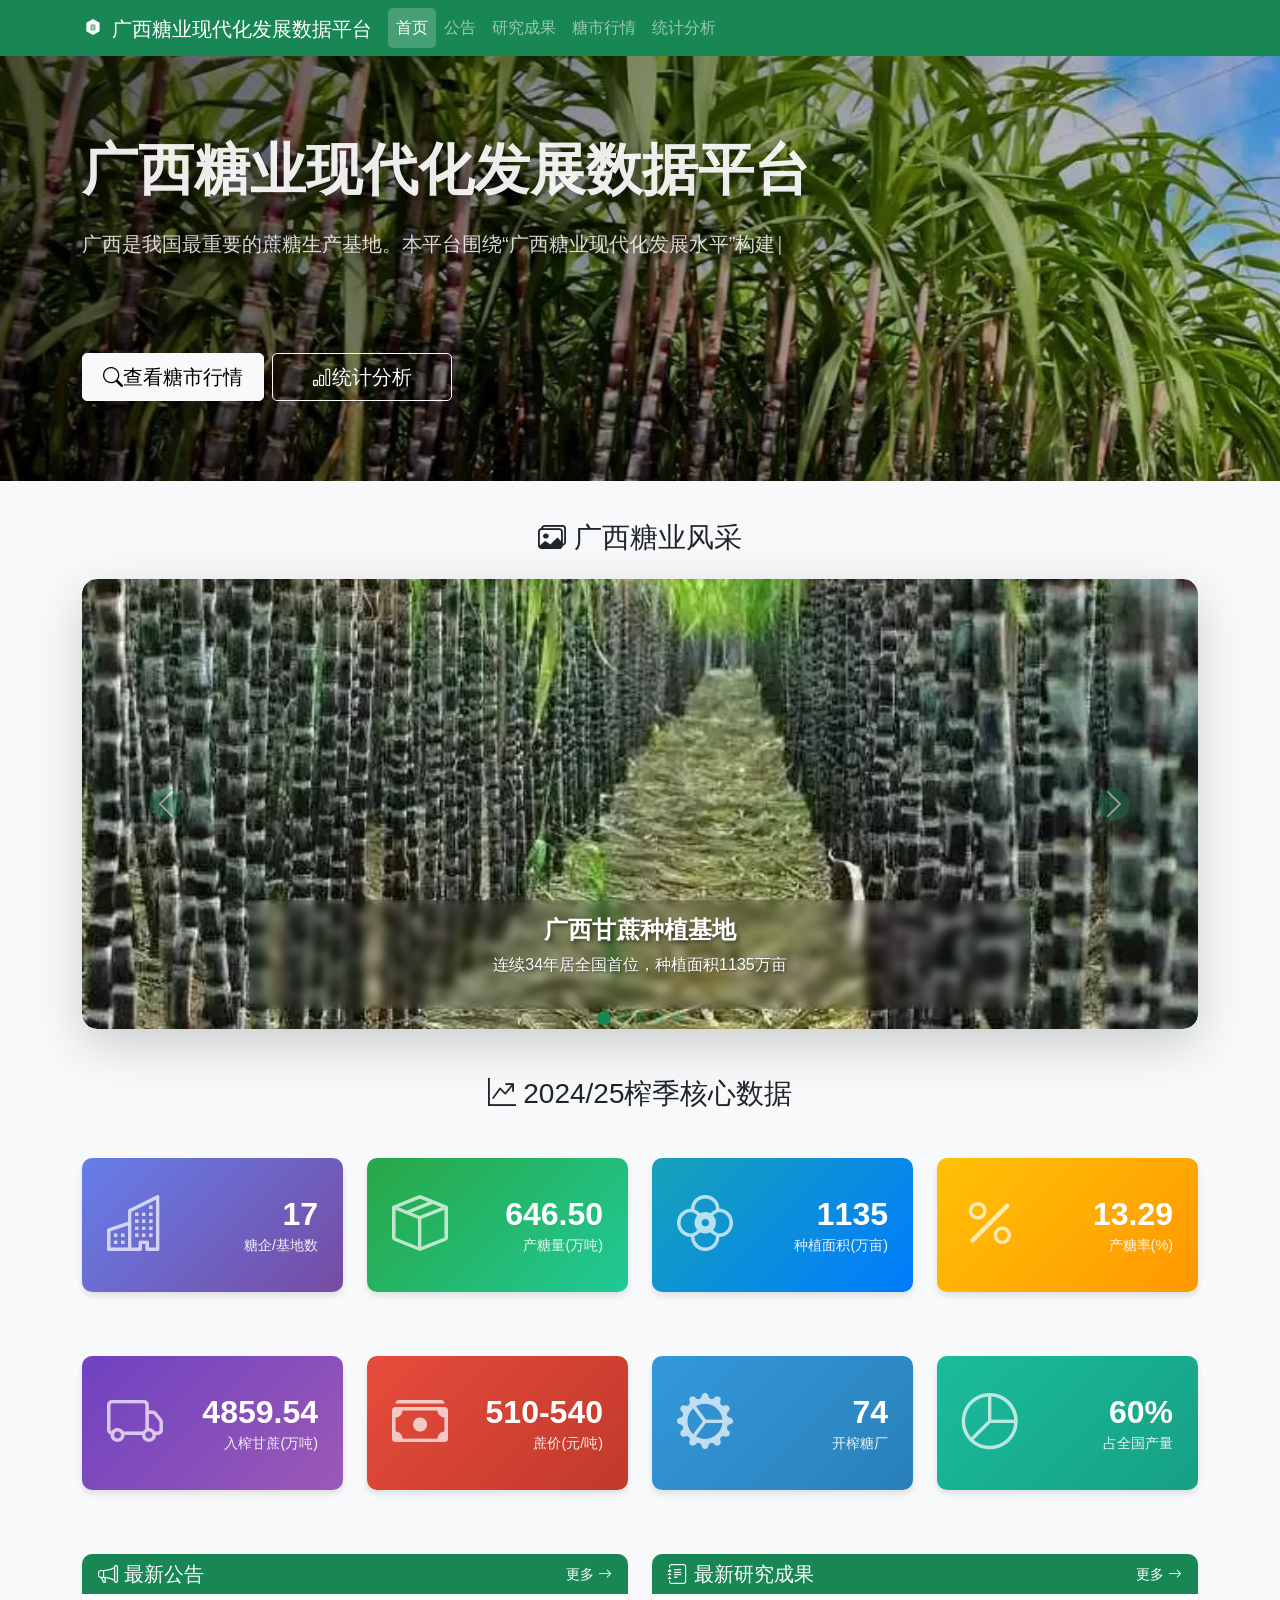
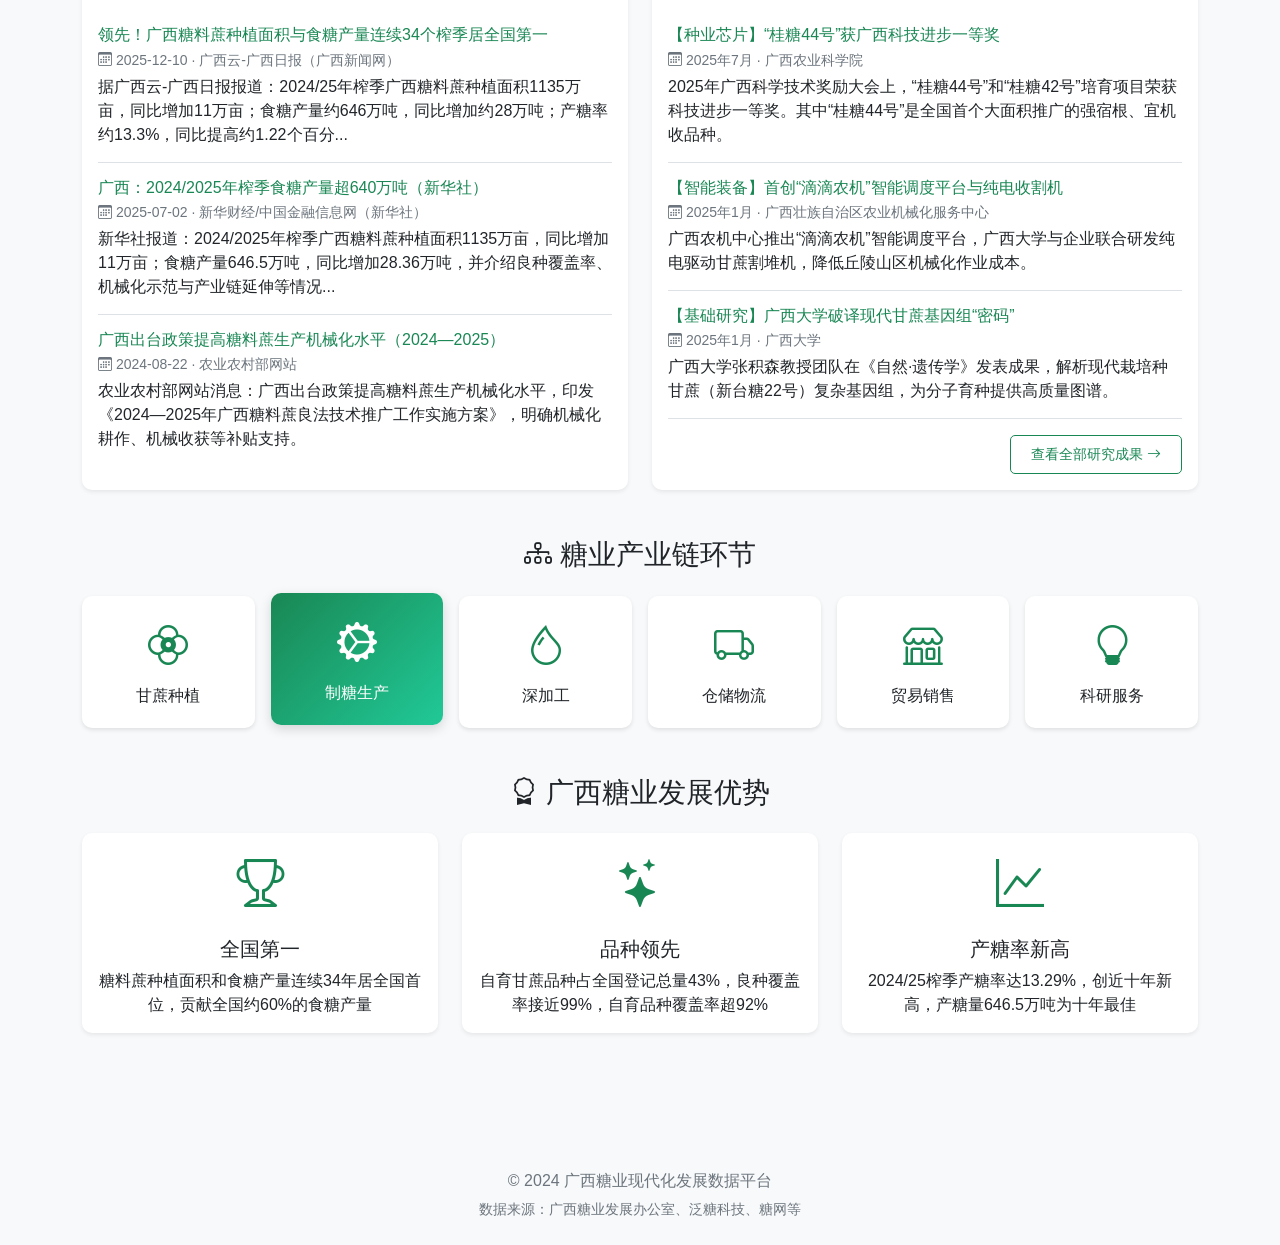
<file: index.html>
﻿<!DOCTYPE html>
<html lang="zh-CN">
<head>
    <meta charset="UTF-8">
    <meta name="viewport" content="width=device-width, initial-scale=1.0">
    <title>广西糖业现代化发展数据平台</title>
    <link rel="stylesheet" href="vendor/bootstrap/5.1.3/css/bootstrap.min.css">
    <link rel="stylesheet" href="vendor/bootstrap-icons/1.8.1/font/bootstrap-icons.min.css">
    <link rel="stylesheet" href="css/style.css">
    <link rel="icon" type="image/svg+xml" href="images/favicon/favicon.svg">
    <meta name="theme-color" content="#198754">
</head>
<body>
    <!-- 导航栏 -->
    <nav class="navbar navbar-expand-lg navbar-dark bg-success fixed-top">
        <div class="container">
            <a class="navbar-brand" href="index.html">
                <img class="brand-mark me-2" src="images/favicon/brand-mark.svg" alt="" aria-hidden="true">广西糖业现代化发展数据平台
            </a>
            <button class="navbar-toggler" type="button" data-bs-toggle="collapse" data-bs-target="#navbarNav">
                <span class="navbar-toggler-icon"></span>
            </button>
            <div class="collapse navbar-collapse" id="navbarNav">
                <ul class="navbar-nav me-auto">
                    <li class="nav-item">
                        <a class="nav-link active" href="index.html">首页</a>
                    </li>
                    <li class="nav-item">
                        <a class="nav-link" href="announcement.html">公告</a>
                    </li>
                    <li class="nav-item">
                        <a class="nav-link" href="research.html">研究成果</a>
                    </li>
                    <li class="nav-item">
                        <a class="nav-link" href="industry.html">糖市行情</a>
                    </li>
                    <li class="nav-item">
                        <a class="nav-link" href="statistics.html">统计分析</a>
                    </li>
                </ul>
            </div>
        </div>
    </nav>

    <!-- 主要内容 -->
    <main>
        <!-- 欢迎横幅 -->
        <div class="hero-section">
            <div class="container">
                <div class="row align-items-center">
                    <div class="col-lg-8">
                        <h1 class="display-4 fw-bold text-white mb-4">广西糖业现代化发展数据平台</h1>
                        <p class="lead text-white mb-4">
                            <span class="hero-typewriter-wrap">
                                <span class="hero-typewriter-ghost" aria-hidden="true">广西是我国最重要的蔗糖生产基地。本平台围绕“广西糖业现代化发展水平”构建指标体系与可视化看板，汇总关键数据与典型成果，提供趋势分析、对比展示与参考研判。</span>
                                <span id="heroTyping" class="hero-typewriter" data-text="广西是我国最重要的蔗糖生产基地。本平台围绕“广西糖业现代化发展水平”构建指标体系与可视化看板，汇总关键数据与典型成果，提供趋势分析、对比展示与参考研判。">广西是我国最重要的蔗糖生产基地。本平台围绕“广西糖业现代化发展水平”构建指标体系与可视化看板，汇总关键数据与典型成果，提供趋势分析、对比展示与参考研判。</span>
                            </span>
                        </p>
                        <div class="d-flex flex-wrap gap-2 hero-actions">
                            <a href="industry.html" class="btn btn-light btn-lg hero-action-btn">
                                <i class="bi bi-search"></i> 查看糖市行情
                            </a>
                            <a href="statistics.html" class="btn btn-outline-light btn-lg hero-action-btn">
                                <i class="bi bi-bar-chart"></i> 统计分析
                            </a>
                        </div>
                    </div>
                </div>
            </div>
        </div>

        <div class="container pt-4 pb-5">
            <!-- 图片轮播展示区域 -->
            <div class="row mb-5">
                <div class="col-12">
                    <h3 class="text-center mb-4"><i class="bi bi-images"></i> 广西糖业风采</h3>
                </div>
                <div class="col-12">
                    <div id="carouselGxSugar" class="carousel slide shadow-lg" data-bs-ride="carousel">
                        <!-- 轮播指示器 -->
                        <div class="carousel-indicators">
                            <button type="button" data-bs-target="#carouselGxSugar" data-bs-slide-to="0" class="active"></button>
                            <button type="button" data-bs-target="#carouselGxSugar" data-bs-slide-to="1"></button>
                            <button type="button" data-bs-target="#carouselGxSugar" data-bs-slide-to="2"></button>
                            <button type="button" data-bs-target="#carouselGxSugar" data-bs-slide-to="3"></button>
                            <button type="button" data-bs-target="#carouselGxSugar" data-bs-slide-to="4"></button>
                        </div>

                        <!-- 轮播内容 -->
                        <div class="carousel-inner">
                            <div class="carousel-item active">
                                <picture>
                                    <source srcset="images/carousel/slide-1.webp" type="image/webp">
                                    <img src="images/carousel/slide-1.jpg" class="d-block w-100" alt="广西甘蔗种植基地" loading="eager" decoding="async" fetchpriority="high">
                                </picture>
                                <div class="carousel-caption carousel-caption-box rounded p-2 p-md-3">
                                    <h5>广西甘蔗种植基地</h5>
                                    <p>连续34年居全国首位，种植面积1135万亩</p>
                                </div>
                            </div>
                            <div class="carousel-item">
                                <picture>
                                    <source srcset="images/carousel/slide-2.webp" type="image/webp">
                                    <img src="images/carousel/slide-2.jpg" class="d-block w-100" alt="现代化制糖生产线" loading="lazy" decoding="async">
                                </picture>
                                <div class="carousel-caption carousel-caption-box rounded p-2 p-md-3">
                                    <h5>现代化制糖生产线</h5>
                                    <p>年产糖能力646.5万吨，贡献全国60%产量</p>
                                </div>
                            </div>
                            <div class="carousel-item">
                                <picture>
                                    <source srcset="images/carousel/slide-3.webp" type="image/webp">
                                    <img src="images/carousel/slide-3.jpg" class="d-block w-100" alt="甘蔗机械化收割" loading="lazy" decoding="async">
                                </picture>
                                <div class="carousel-caption carousel-caption-box rounded p-2 p-md-3">
                                    <h5>甘蔗机械化收割</h5>
                                    <p>综合机械化率达72.12%，持续提升生产效率</p>
                                </div>
                            </div>
                            <div class="carousel-item">
                                <picture>
                                    <source srcset="images/carousel/slide-4.webp" type="image/webp">
                                    <img src="images/carousel/slide-4.jpg" class="d-block w-100" alt="桂糖44号品种推广" loading="lazy" decoding="async">
                                </picture>
                                <div class="carousel-caption carousel-caption-box rounded p-2 p-md-3">
                                    <h5>桂糖44号</h5>
                                    <p>国内首个大面积推广的强宿根宜机收、早熟高糖品种</p>
                                </div>
                            </div>
                            <div class="carousel-item">
                                <picture>
                                    <source srcset="images/carousel/slide-5.webp" type="image/webp">
                                    <img src="images/carousel/slide-5.jpg" class="d-block w-100" alt="糖业产业园区" loading="lazy" decoding="async">
                                </picture>
                                <div class="carousel-caption carousel-caption-box rounded p-2 p-md-3">
                                    <h5>糖业产业园区</h5>
                                    <p>构建"两核一极两区"发展格局，2027年产值目标810亿元</p>
                                </div>
                            </div>
                        </div>

                        <!-- 左右切换按钮 -->
                        <button class="carousel-control-prev" type="button" data-bs-target="#carouselGxSugar" data-bs-slide="prev">
                            <span class="carousel-control-prev-icon" aria-hidden="true"></span>
                            <span class="visually-hidden">上一张</span>
                        </button>
                        <button class="carousel-control-next" type="button" data-bs-target="#carouselGxSugar" data-bs-slide="next">
                            <span class="carousel-control-next-icon" aria-hidden="true"></span>
                            <span class="visually-hidden">下一张</span>
                        </button>
                    </div>
                </div>
            </div>

            <!-- 核心数据卡片 -->
            <div class="row mb-4">
                <div class="col-12">
                    <h3 class="text-center mb-4"><i class="bi bi-graph-up-arrow"></i> 2024/25榨季核心数据</h3>
                </div>
            </div>
            <div class="row mb-5">
                <div class="col-md-3 mb-3 d-flex">
                    <div class="stat-card stat-primary">
                        <div class="stat-icon">
                            <i class="bi bi-building"></i>
                        </div>
                        <div class="stat-content">
                            <h3 id="totalCompanies">0</h3>
                            <p>糖企/基地数</p>
                        </div>
                    </div>
                </div>

                <div class="col-md-3 mb-3 d-flex">
                    <div class="stat-card stat-success">
                        <div class="stat-icon">
                            <i class="bi bi-box-seam"></i>
                        </div>
                        <div class="stat-content">
                            <h3 id="totalSugarOutput">646.5</h3>
                            <p>产糖量(万吨)</p>
                        </div>
                    </div>
                </div>

                <div class="col-md-3 mb-3 d-flex">
                    <div class="stat-card stat-info">
                        <div class="stat-icon">
                            <i class="bi bi-flower2"></i>
                        </div>
                        <div class="stat-content">
                            <h3 id="totalCaneArea">1135</h3>
                            <p>种植面积(万亩)</p>
                        </div>
                    </div>
                </div>

                <div class="col-md-3 mb-3 d-flex">
                    <div class="stat-card stat-warning">
                        <div class="stat-icon">
                            <i class="bi bi-percent"></i>
                        </div>
                        <div class="stat-content">
                            <h3 id="sugarRate">13.29</h3>
                            <p>产糖率(%)</p>
                        </div>
                    </div>
                </div>
            </div>

            <!-- 第二行统计卡片 -->
            <div class="row mb-5">
                <div class="col-md-3 mb-3 d-flex">
                    <div class="stat-card" style="background: linear-gradient(135deg, #6f42c1 0%, #9b59b6 100%);">
                        <div class="stat-icon">
                            <i class="bi bi-truck"></i>
                        </div>
                        <div class="stat-content">
                            <h3>4859.54</h3>
                            <p>入榨甘蔗(万吨)</p>
                        </div>
                    </div>
                </div>

                <div class="col-md-3 mb-3 d-flex">
                    <div class="stat-card" style="background: linear-gradient(135deg, #e74c3c 0%, #c0392b 100%);">
                        <div class="stat-icon">
                            <i class="bi bi-cash-stack"></i>
                        </div>
                        <div class="stat-content">
                            <h3>510-540</h3>
                            <p>蔗价(元/吨)</p>
                        </div>
                    </div>
                </div>

                <div class="col-md-3 mb-3 d-flex">
                    <div class="stat-card" style="background: linear-gradient(135deg, #3498db 0%, #2980b9 100%);">
                        <div class="stat-icon">
                            <i class="bi bi-gear-wide-connected"></i>
                        </div>
                        <div class="stat-content">
                            <h3>74</h3>
                            <p>开榨糖厂</p>
                        </div>
                    </div>
                </div>

                <div class="col-md-3 mb-3 d-flex">
                    <div class="stat-card" style="background: linear-gradient(135deg, #1abc9c 0%, #16a085 100%);">
                        <div class="stat-icon">
                            <i class="bi bi-pie-chart"></i>
                        </div>
                        <div class="stat-content">
                            <h3>60%</h3>
                            <p>占全国产量</p>
                        </div>
                    </div>
                </div>
            </div>

            <div class="row">
                <!-- 最新公告 -->
                <div class="col-lg-6 mb-4">
                    <div class="card shadow-sm h-100">
                        <div class="card-header bg-success text-white">
                            <div class="d-flex align-items-center justify-content-between">
                                <h5 class="mb-0"><i class="bi bi-megaphone"></i> 最新公告</h5>
                                <a href="announcement.html" class="text-white text-decoration-none small">
                                    更多 <i class="bi bi-arrow-right"></i>
                                </a>
                            </div>
                        </div>
                        <div class="card-body" id="announcementList">
                            <div class="text-center text-muted py-3">
                                <div class="spinner-border" role="status">
                                    <span class="visually-hidden">加载中...</span>
                                </div>
                            </div>
                        </div>
                    </div>
                </div>

                <!-- 最新研究成果 -->
                <div class="col-lg-6 mb-4">
                    <div class="card shadow-sm h-100">
                        <div class="card-header bg-success text-white">
                            <div class="d-flex align-items-center justify-content-between">
                                <h5 class="mb-0"><i class="bi bi-journal-text"></i> 最新研究成果</h5>
                                <a href="research.html" class="text-white text-decoration-none small">
                                    更多 <i class="bi bi-arrow-right"></i>
                                </a>
                            </div>
                        </div>
                        <div class="card-body d-flex flex-column">
                            <div id="researchList">
                                <div class="text-center text-muted py-3">
                                    <div class="spinner-border" role="status">
                                        <span class="visually-hidden">加载中...</span>
                                    </div>
                                </div>
                            </div>
                            <div class="mt-auto pt-3 border-top d-flex justify-content-end">
                                <a href="research.html" class="btn btn-sm btn-outline-success">
                                    查看全部研究成果 <i class="bi bi-arrow-right"></i>
                                </a>
                            </div>
                        </div>
                    </div>
                </div>
            </div>

            <!-- 产业链环节展示 -->
            <div class="row mt-4">
                <div class="col-12">
                    <h3 class="text-center mb-4"><i class="bi bi-diagram-3"></i> 糖业产业链环节</h3>
                    <div class="row g-3 sector-cards" id="sectorCards">
                        <div class="col-md-2 col-sm-4 col-6">
                            <div class="sector-card text-center">
                                <i class="bi bi-flower2 sector-icon"></i>
                                <p class="mt-2 mb-0">甘蔗种植</p>
                            </div>
                        </div>
                        <div class="col-md-2 col-sm-4 col-6">
                            <div class="sector-card text-center">
                                <i class="bi bi-gear-wide-connected sector-icon"></i>
                                <p class="mt-2 mb-0">制糖生产</p>
                            </div>
                        </div>
                        <div class="col-md-2 col-sm-4 col-6">
                            <div class="sector-card text-center">
                                <i class="bi bi-droplet sector-icon"></i>
                                <p class="mt-2 mb-0">深加工</p>
                            </div>
                        </div>
                        <div class="col-md-2 col-sm-4 col-6">
                            <div class="sector-card text-center">
                                <i class="bi bi-truck sector-icon"></i>
                                <p class="mt-2 mb-0">仓储物流</p>
                            </div>
                        </div>
                        <div class="col-md-2 col-sm-4 col-6">
                            <div class="sector-card text-center">
                                <i class="bi bi-shop sector-icon"></i>
                                <p class="mt-2 mb-0">贸易销售</p>
                            </div>
                        </div>
                        <div class="col-md-2 col-sm-4 col-6">
                            <div class="sector-card text-center">
                                <i class="bi bi-lightbulb sector-icon"></i>
                                <p class="mt-2 mb-0">科研服务</p>
                            </div>
                        </div>
                    </div>
                </div>
            </div>

            <!-- 广西糖业优势 -->
            <div class="row mt-5 gx-advantage-cards">
                <div class="col-12">
                    <h3 class="text-center mb-4"><i class="bi bi-award"></i> 广西糖业发展优势</h3>
                </div>
                <div class="col-md-4 mb-3">
                    <div class="card h-100 shadow-sm advantage-card">
                        <div class="card-body text-center">
                            <i class="bi bi-trophy text-success" style="font-size: 3rem;"></i>
                            <h5 class="card-title mt-3">全国第一</h5>
                            <p class="card-text">糖料蔗种植面积和食糖产量连续34年居全国首位，贡献全国约60%的食糖产量</p>
                        </div>
                    </div>
                </div>
                <div class="col-md-4 mb-3">
                    <div class="card h-100 shadow-sm advantage-card">
                        <div class="card-body text-center">
                            <i class="bi bi-stars text-success" style="font-size: 3rem;"></i>
                            <h5 class="card-title mt-3">品种领先</h5>
                            <p class="card-text">自育甘蔗品种占全国登记总量43%，良种覆盖率接近99%，自育品种覆盖率超92%</p>
                        </div>
                    </div>
                </div>
                <div class="col-md-4 mb-3">
                    <div class="card h-100 shadow-sm advantage-card">
                        <div class="card-body text-center">
                            <i class="bi bi-graph-up text-success" style="font-size: 3rem;"></i>
                            <h5 class="card-title mt-3">产糖率新高</h5>
                            <p class="card-text">2024/25榨季产糖率达13.29%，创近十年新高，产糖量646.5万吨为十年最佳</p>
                        </div>
                    </div>
                </div>
            </div>
        </div>
    </main>

    <!-- 页脚 -->
    <footer class="bg-light py-4 mt-5">
        <div class="container text-center">
            <p class="text-muted mb-1">&copy; 2024 广西糖业现代化发展数据平台</p>
            <p class="text-muted mb-0"><small>数据来源：广西糖业发展办公室、泛糖科技、糖网等</small></p>
        </div>
    </footer>

    <script src="vendor/bootstrap/5.1.3/js/bootstrap.bundle.min.js"></script>
    <script src="js/data.js"></script>
    <script src="js/main.js"></script>
</body>
</html>
</file>
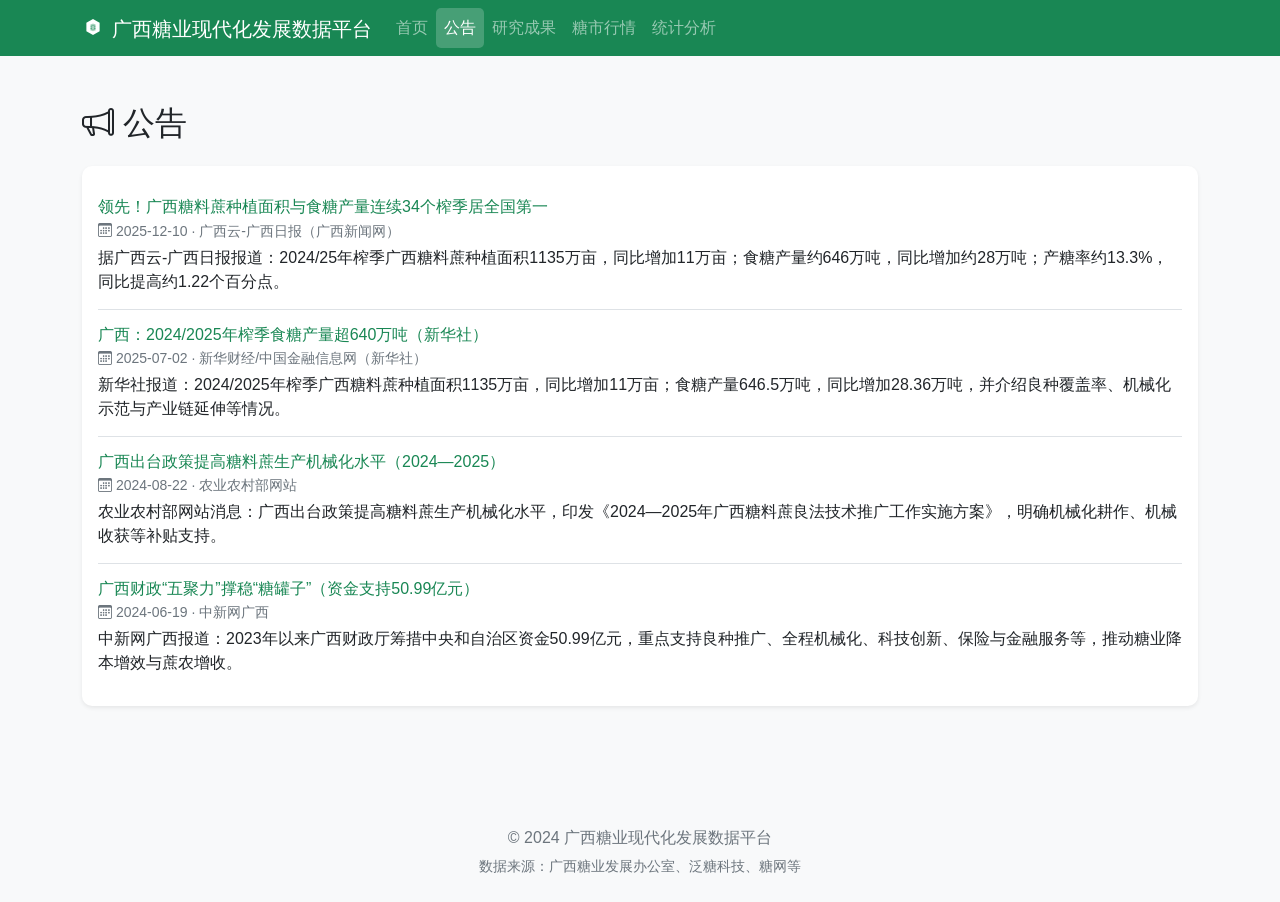
<file: announcement.html>
﻿<!DOCTYPE html>
<html lang="zh-CN">
<head>
    <meta charset="UTF-8">
    <meta name="viewport" content="width=device-width, initial-scale=1.0">
    <title>公告 - 广西糖业现代化发展数据平台</title>
    <link rel="stylesheet" href="vendor/bootstrap/5.1.3/css/bootstrap.min.css">
    <link rel="stylesheet" href="vendor/bootstrap-icons/1.8.1/font/bootstrap-icons.min.css">
    <link rel="stylesheet" href="css/style.css">
    <link rel="icon" type="image/svg+xml" href="images/favicon/favicon.svg">
    <meta name="theme-color" content="#198754">
</head>
<body>
    <!-- 导航栏 -->
    <nav class="navbar navbar-expand-lg navbar-dark bg-success fixed-top">
        <div class="container">
            <a class="navbar-brand" href="index.html">
                <img class="brand-mark me-2" src="images/favicon/brand-mark.svg" alt="" aria-hidden="true">广西糖业现代化发展数据平台
            </a>
            <button class="navbar-toggler" type="button" data-bs-toggle="collapse" data-bs-target="#navbarNav">
                <span class="navbar-toggler-icon"></span>
            </button>
            <div class="collapse navbar-collapse" id="navbarNav">
                <ul class="navbar-nav me-auto">
                    <li class="nav-item">
                        <a class="nav-link" href="index.html">首页</a>
                    </li>
                    <li class="nav-item">
                        <a class="nav-link active" href="announcement.html">公告</a>
                    </li>
                    <li class="nav-item">
                        <a class="nav-link" href="research.html">研究成果</a>
                    </li>
                    <li class="nav-item">
                        <a class="nav-link" href="industry.html">糖市行情</a>
                    </li>
                    <li class="nav-item">
                        <a class="nav-link" href="statistics.html">统计分析</a>
                    </li>
                </ul>
            </div>
        </div>
    </nav>

    <!-- 主要内容 -->
    <main class="py-5">
        <div class="container">
            <h2 class="mb-4">
                <i class="bi bi-megaphone"></i> 公告
            </h2>

            <div id="announcementDetail" class="card shadow-sm">
                <div class="card-body">
                    <div class="text-center text-muted py-3">
                        <div class="spinner-border" role="status">
                            <span class="visually-hidden">加载中...</span>
                        </div>
                    </div>
                </div>
            </div>
        </div>
    </main>

    <!-- 页脚 -->
    <footer class="bg-light py-4 mt-5">
        <div class="container text-center">
            <p class="text-muted mb-1">&copy; 2024 广西糖业现代化发展数据平台</p>
            <p class="text-muted mb-0"><small>数据来源：广西糖业发展办公室、泛糖科技、糖网等</small></p>
        </div>
    </footer>

    <script src="vendor/bootstrap/5.1.3/js/bootstrap.bundle.min.js"></script>
    <script src="js/data.js"></script>
    <script src="js/announcement.js"></script>
</body>
</html>
</file>
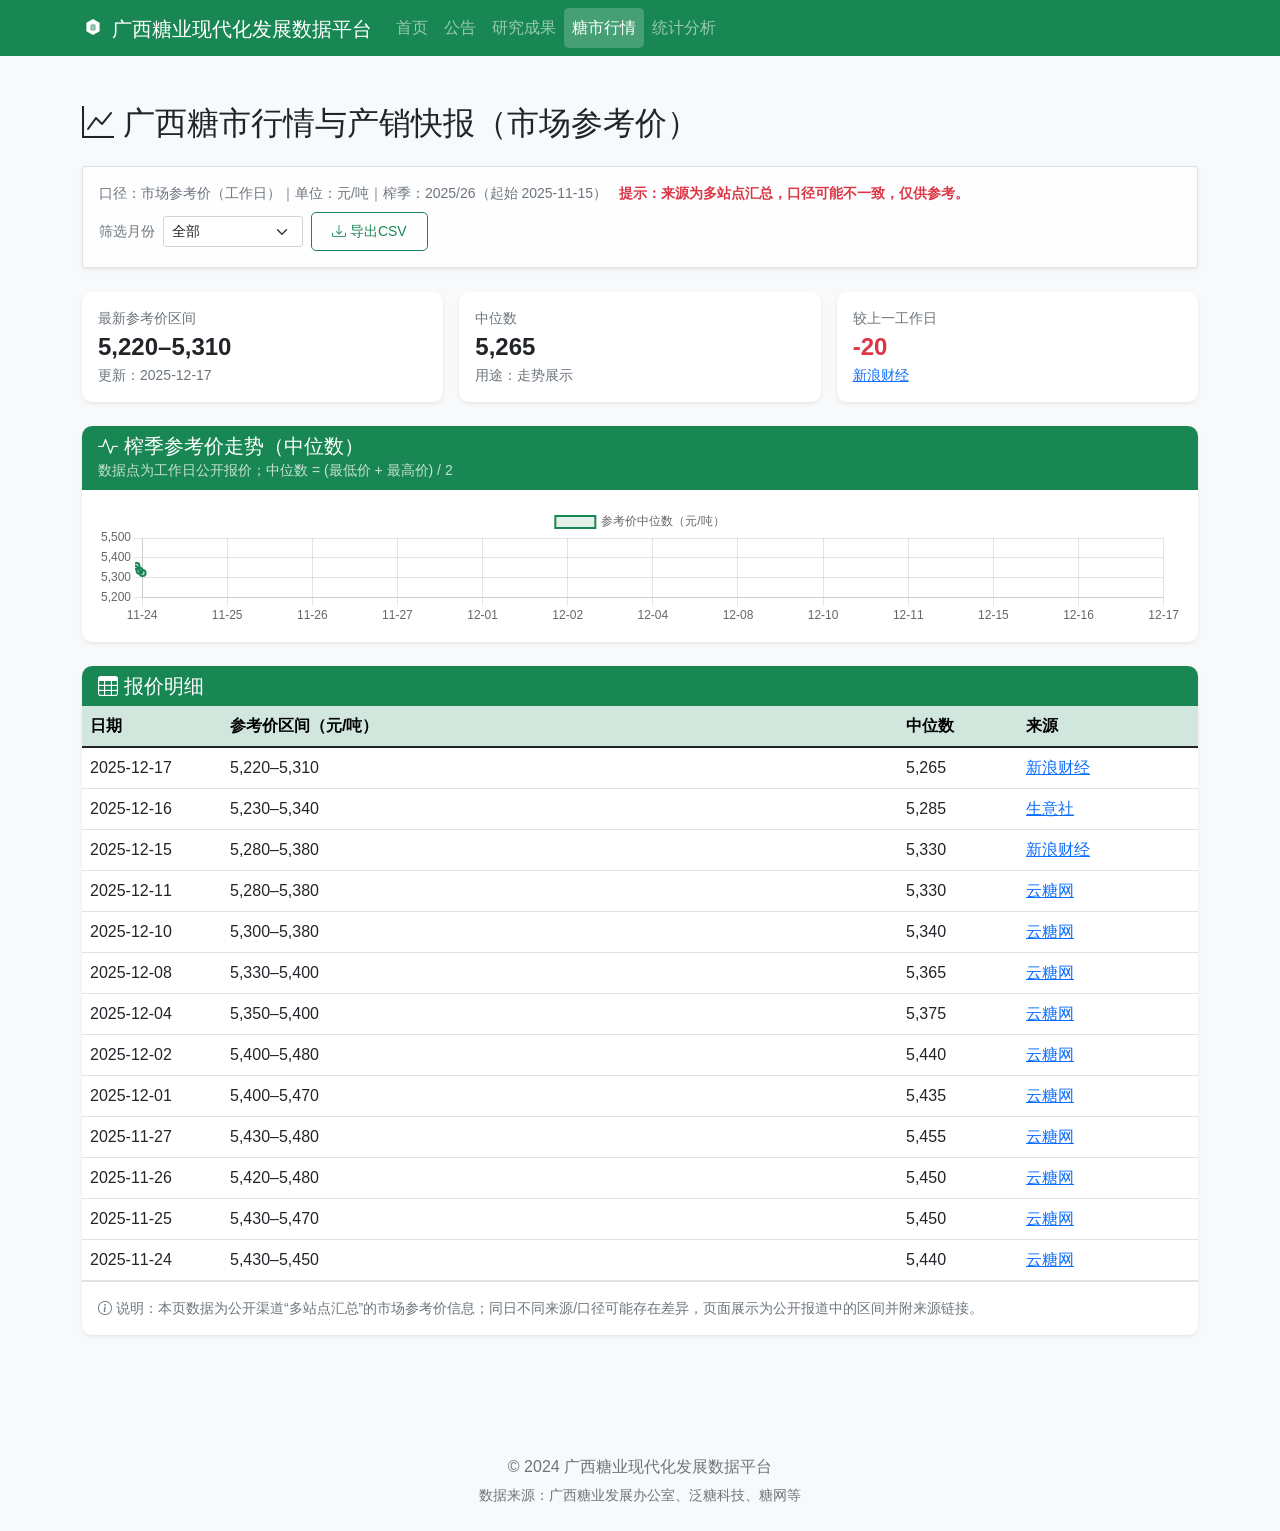
<file: industry.html>
﻿<!DOCTYPE html>
<html lang="zh-CN">
<head>
    <meta charset="UTF-8">
    <meta name="viewport" content="width=device-width, initial-scale=1.0">
    <title>糖市行情 - 广西糖业现代化发展数据平台</title>
    <link rel="stylesheet" href="vendor/bootstrap/5.1.3/css/bootstrap.min.css">
    <link rel="stylesheet" href="vendor/bootstrap-icons/1.8.1/font/bootstrap-icons.min.css">
    <link rel="stylesheet" href="css/style.css">
    <link rel="icon" type="image/svg+xml" href="images/favicon/favicon.svg">
    <meta name="theme-color" content="#198754">
</head>
<body>
    <!-- 导航栏 -->
    <nav class="navbar navbar-expand-lg navbar-dark bg-success fixed-top">
        <div class="container">
            <a class="navbar-brand" href="index.html">
                <img class="brand-mark me-2" src="images/favicon/brand-mark.svg" alt="" aria-hidden="true">广西糖业现代化发展数据平台
            </a>
            <button class="navbar-toggler" type="button" data-bs-toggle="collapse" data-bs-target="#navbarNav">
                <span class="navbar-toggler-icon"></span>
            </button>
            <div class="collapse navbar-collapse" id="navbarNav">
                <ul class="navbar-nav me-auto">
                    <li class="nav-item">
                        <a class="nav-link" href="index.html">首页</a>
                    </li>
                    <li class="nav-item">
                        <a class="nav-link" href="announcement.html">公告</a>
                    </li>
                    <li class="nav-item">
                        <a class="nav-link" href="research.html">研究成果</a>
                    </li>
                    <li class="nav-item">
                        <a class="nav-link active" href="industry.html">糖市行情</a>
                    </li>
                    <li class="nav-item">
                        <a class="nav-link" href="statistics.html">统计分析</a>
                    </li>
                </ul>
            </div>
        </div>
    </nav>

    <!-- 主要内容 -->
    <main class="py-5">
        <div class="container">
            <h2 class="mb-4">
                <i class="bi bi-graph-up"></i> 广西糖市行情与产销快报（市场参考价）
            </h2>

            <div class="alert alert-light border shadow-sm mb-4">
                <div class="d-flex flex-wrap align-items-center justify-content-between gap-2">
                    <div class="text-muted small mb-0">
                        口径：市场参考价（工作日）｜单位：元/吨｜榨季：<span id="seasonLabel">—</span>（起始 <span id="seasonStartLabel">—</span>）
                        <strong class="text-danger ms-2">提示：来源为多站点汇总，口径可能不一致，仅供参考。</strong>
                    </div>
                    <div class="d-flex align-items-center gap-2">
                        <label for="monthFilter" class="text-muted small mb-0">筛选月份</label>
                        <select class="form-select form-select-sm" id="monthFilter" style="width: 140px;">
                            <option value="">全部</option>
                        </select>
                        <button class="btn btn-outline-success btn-sm" id="exportCsvBtn" type="button">
                            <i class="bi bi-download"></i> 导出CSV
                        </button>
                    </div>
                </div>
            </div>

            <!-- 今日快报 -->
            <div class="row g-3 mb-4">
                <div class="col-md-4">
                    <div class="card shadow-sm h-100">
                        <div class="card-body">
                            <div class="text-muted small">最新参考价区间</div>
                            <div class="fs-4 fw-bold" id="latestRange">—</div>
                            <div class="text-muted small" id="latestDate">—</div>
                        </div>
                    </div>
                </div>
                <div class="col-md-4">
                    <div class="card shadow-sm h-100">
                        <div class="card-body">
                            <div class="text-muted small">中位数</div>
                            <div class="fs-4 fw-bold" id="latestMedian">—</div>
                            <div class="text-muted small">用途：走势展示</div>
                        </div>
                    </div>
                </div>
                <div class="col-md-4">
                    <div class="card shadow-sm h-100">
                        <div class="card-body">
                            <div class="text-muted small">较上一工作日</div>
                            <div class="fs-4 fw-bold" id="latestDelta">—</div>
                            <div class="text-muted small" id="latestSource">—</div>
                        </div>
                    </div>
                </div>
            </div>

            <!-- 榨季走势 -->
            <div class="card shadow-sm mb-4">
                <div class="card-header bg-success text-white">
                    <h5 class="mb-0"><i class="bi bi-activity"></i> 榨季参考价走势（中位数）</h5>
                    <small class="opacity-75">数据点为工作日公开报价；中位数 = (最低价 + 最高价) / 2</small>
                </div>
                <div class="card-body">
                    <canvas id="gxSugarPriceChart" height="120"></canvas>
                </div>
            </div>

            <!-- 明细表 -->
            <div class="card shadow-sm">
                <div class="card-header bg-success text-white">
                    <h5 class="mb-0"><i class="bi bi-table"></i> 报价明细</h5>
                </div>
                <div class="table-responsive">
                    <table class="table table-hover mb-0">
                        <thead class="table-success">
                            <tr>
                                <th style="width: 140px;">日期</th>
                                <th>参考价区间（元/吨）</th>
                                <th style="width: 120px;">中位数</th>
                                <th style="width: 180px;">来源</th>
                            </tr>
                        </thead>
                        <tbody id="priceTableBody">
                            <tr>
                                <td colspan="4" class="text-center py-5">
                                    <div class="spinner-border text-success" role="status">
                                        <span class="visually-hidden">加载中...</span>
                                    </div>
                                </td>
                            </tr>
                        </tbody>
                    </table>
                </div>
                <div class="card-body border-top">
                    <p class="text-muted small mb-0">
                        <i class="bi bi-info-circle"></i>
                        说明：本页数据为公开渠道“多站点汇总”的市场参考价信息；同日不同来源/口径可能存在差异，页面展示为公开报道中的区间并附来源链接。
                    </p>
                </div>
            </div>
        </div>
    </main>

    <!-- 页脚 -->
    <footer class="bg-light py-4 mt-5">
        <div class="container text-center">
            <p class="text-muted mb-1">&copy; 2024 广西糖业现代化发展数据平台</p>
            <p class="text-muted mb-0"><small>数据来源：广西糖业发展办公室、泛糖科技、糖网等</small></p>
        </div>
    </footer>

    <script src="vendor/bootstrap/5.1.3/js/bootstrap.bundle.min.js"></script>
    <script src="vendor/chart.js/3.9.1/chart.min.js"></script>
    <script src="js/data.js"></script>
    <script src="js/industry.js"></script>
</body>
</html>
</file>
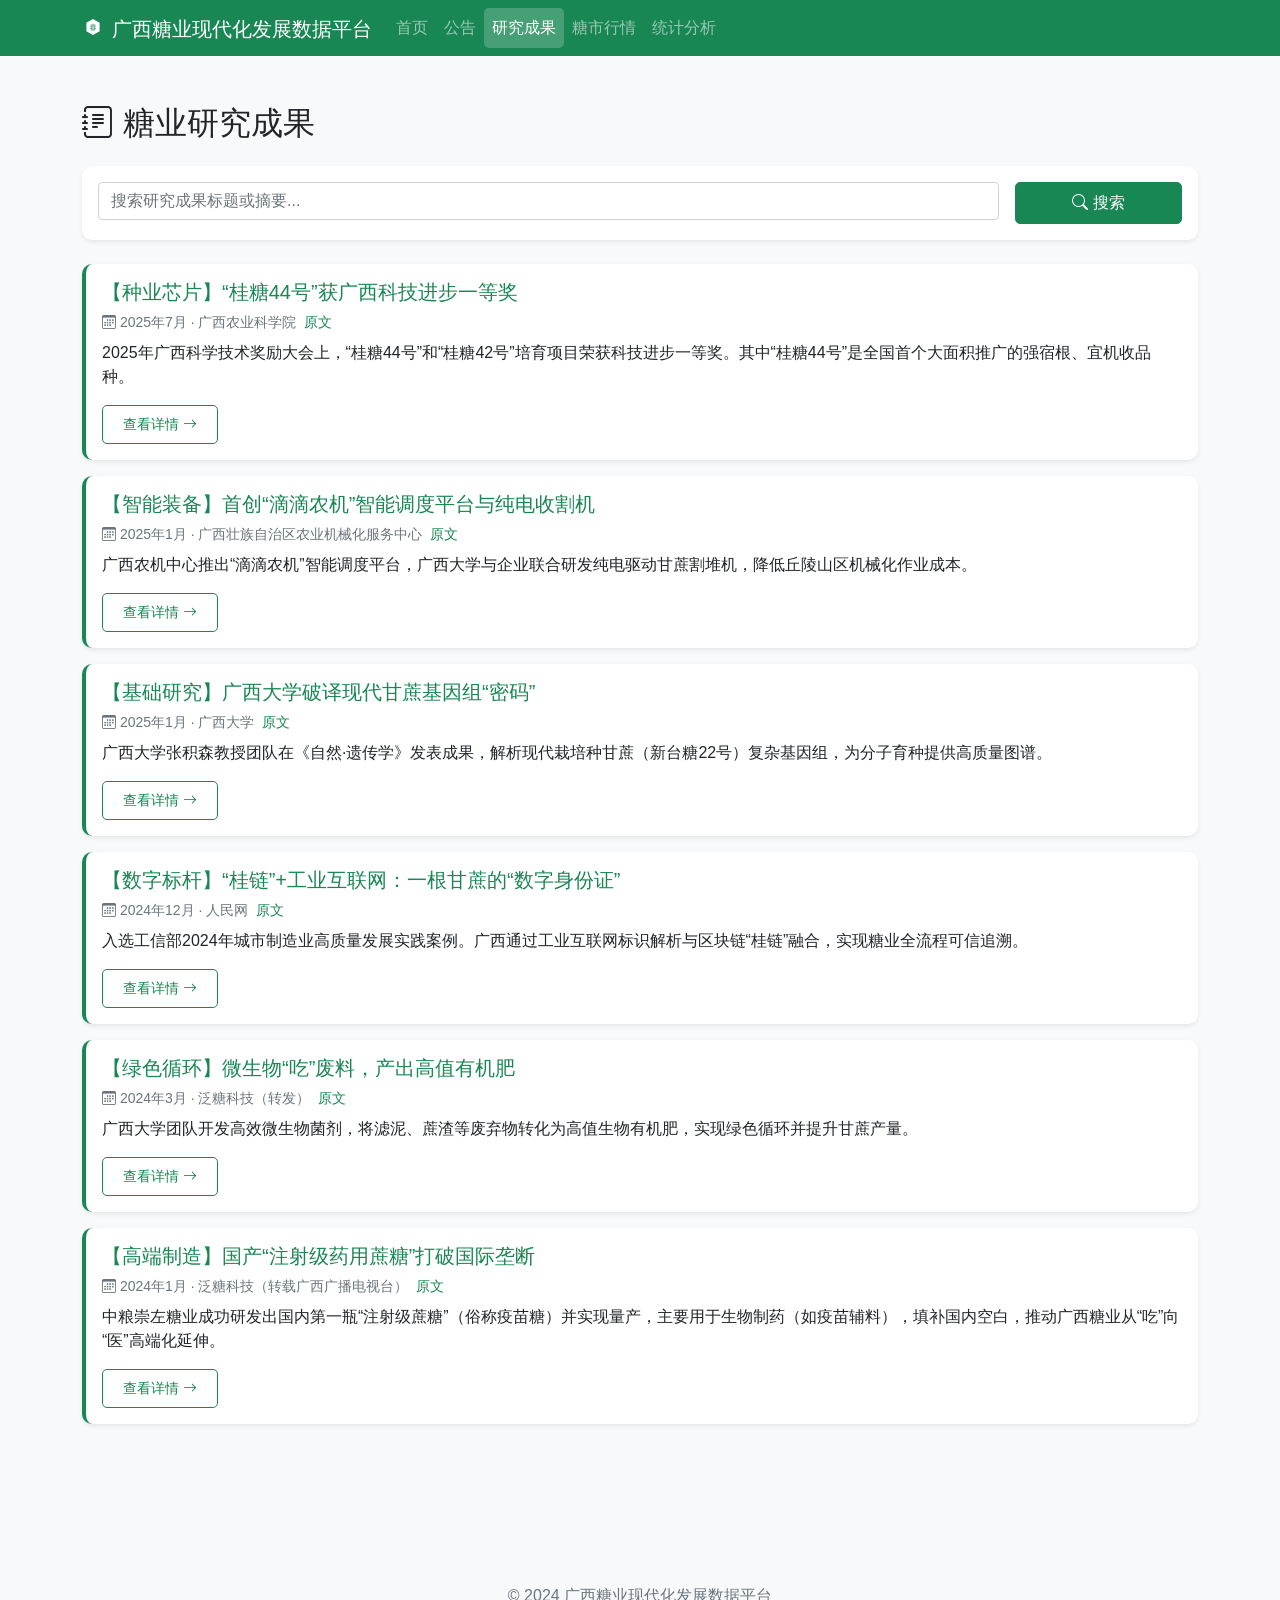
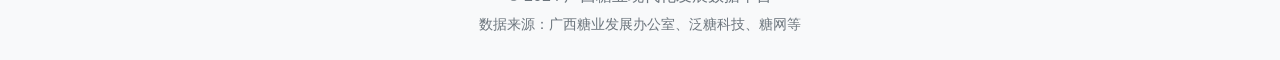
<file: research.html>
﻿<!DOCTYPE html>
<html lang="zh-CN">
<head>
    <meta charset="UTF-8">
    <meta name="viewport" content="width=device-width, initial-scale=1.0">
    <title>研究成果 - 广西糖业现代化发展数据平台</title>
    <link rel="stylesheet" href="vendor/bootstrap/5.1.3/css/bootstrap.min.css">
    <link rel="stylesheet" href="vendor/bootstrap-icons/1.8.1/font/bootstrap-icons.min.css">
    <link rel="stylesheet" href="css/style.css">
    <link rel="icon" type="image/svg+xml" href="images/favicon/favicon.svg">
    <meta name="theme-color" content="#198754">
</head>
<body>
    <!-- 导航栏 -->
    <nav class="navbar navbar-expand-lg navbar-dark bg-success fixed-top">
        <div class="container">
            <a class="navbar-brand" href="index.html">
                <img class="brand-mark me-2" src="images/favicon/brand-mark.svg" alt="" aria-hidden="true">广西糖业现代化发展数据平台
            </a>
            <button class="navbar-toggler" type="button" data-bs-toggle="collapse" data-bs-target="#navbarNav">
                <span class="navbar-toggler-icon"></span>
            </button>
            <div class="collapse navbar-collapse" id="navbarNav">
                <ul class="navbar-nav me-auto">
                    <li class="nav-item">
                        <a class="nav-link" href="index.html">首页</a>
                    </li>
                    <li class="nav-item">
                        <a class="nav-link" href="announcement.html">公告</a>
                    </li>
                    <li class="nav-item">
                        <a class="nav-link active" href="research.html">研究成果</a>
                    </li>
                    <li class="nav-item">
                        <a class="nav-link" href="industry.html">糖市行情</a>
                    </li>
                    <li class="nav-item">
                        <a class="nav-link" href="statistics.html">统计分析</a>
                    </li>
                </ul>
            </div>
        </div>
    </nav>

    <!-- 主要内容 -->
    <main class="py-5">
        <div class="container">
            <h2 class="mb-4">
                <i class="bi bi-journal-text"></i> 糖业研究成果
            </h2>

            <!-- 搜索 -->
            <div class="card mb-4 shadow-sm">
                <div class="card-body">
                    <form id="searchForm" class="row g-3">
                        <div class="col-md-10">
                            <input type="text" class="form-control" id="searchInput" placeholder="搜索研究成果标题或摘要...">
                        </div>
                        <div class="col-md-2">
                            <button type="submit" class="btn btn-success w-100">
                                <i class="bi bi-search"></i> 搜索
                            </button>
                        </div>
                    </form>
                </div>
            </div>

            <!-- 研究成果列表 -->
            <div id="researchList">
                <div class="text-center py-5">
                    <div class="spinner-border text-success" role="status">
                        <span class="visually-hidden">加载中...</span>
                    </div>
                </div>
            </div>

            <!-- 分页 -->
            <nav class="mt-4">
                <ul class="pagination justify-content-center" id="pagination">
                    <!-- 分页按钮将由JavaScript生成 -->
                </ul>
            </nav>
        </div>
    </main>

    <!-- 详情模态框 -->
    <div class="modal fade" id="researchModal" tabindex="-1">
        <div class="modal-dialog modal-lg">
            <div class="modal-content">
                <div class="modal-header bg-success text-white">
                    <h5 class="modal-title" id="modalTitle"></h5>
                    <button type="button" class="btn-close btn-close-white" data-bs-dismiss="modal"></button>
                </div>
                <div class="modal-body">
                    <div class="mb-3">
                        <small class="text-muted">
                            <i class="bi bi-person"></i> <span id="modalAuthor"></span> |
                            <i class="bi bi-calendar"></i> <span id="modalDate"></span><span id="modalSource"></span> |
                            <i class="bi bi-info-circle"></i> 详情
                        </small>
                    </div>
                    <h6 class="text-success">摘要</h6>
                    <p id="modalAbstract" class="mb-4"></p>
                    <h6 class="text-success">详细内容</h6>
                    <div id="modalContent"></div>
                </div>
                <div class="modal-footer">
                    <button type="button" class="btn btn-secondary" data-bs-dismiss="modal">关闭</button>
                </div>
            </div>
        </div>
    </div>

    <!-- 页脚 -->
    <footer class="bg-light py-4 mt-5">
        <div class="container text-center">
            <p class="text-muted mb-1">&copy; 2024 广西糖业现代化发展数据平台</p>
            <p class="text-muted mb-0"><small>数据来源：广西糖业发展办公室、泛糖科技、糖网等</small></p>
        </div>
    </footer>

    <script src="vendor/bootstrap/5.1.3/js/bootstrap.bundle.min.js"></script>
    <script src="js/data.js"></script>
    <script src="js/research.js"></script>
</body>
</html>
</file>
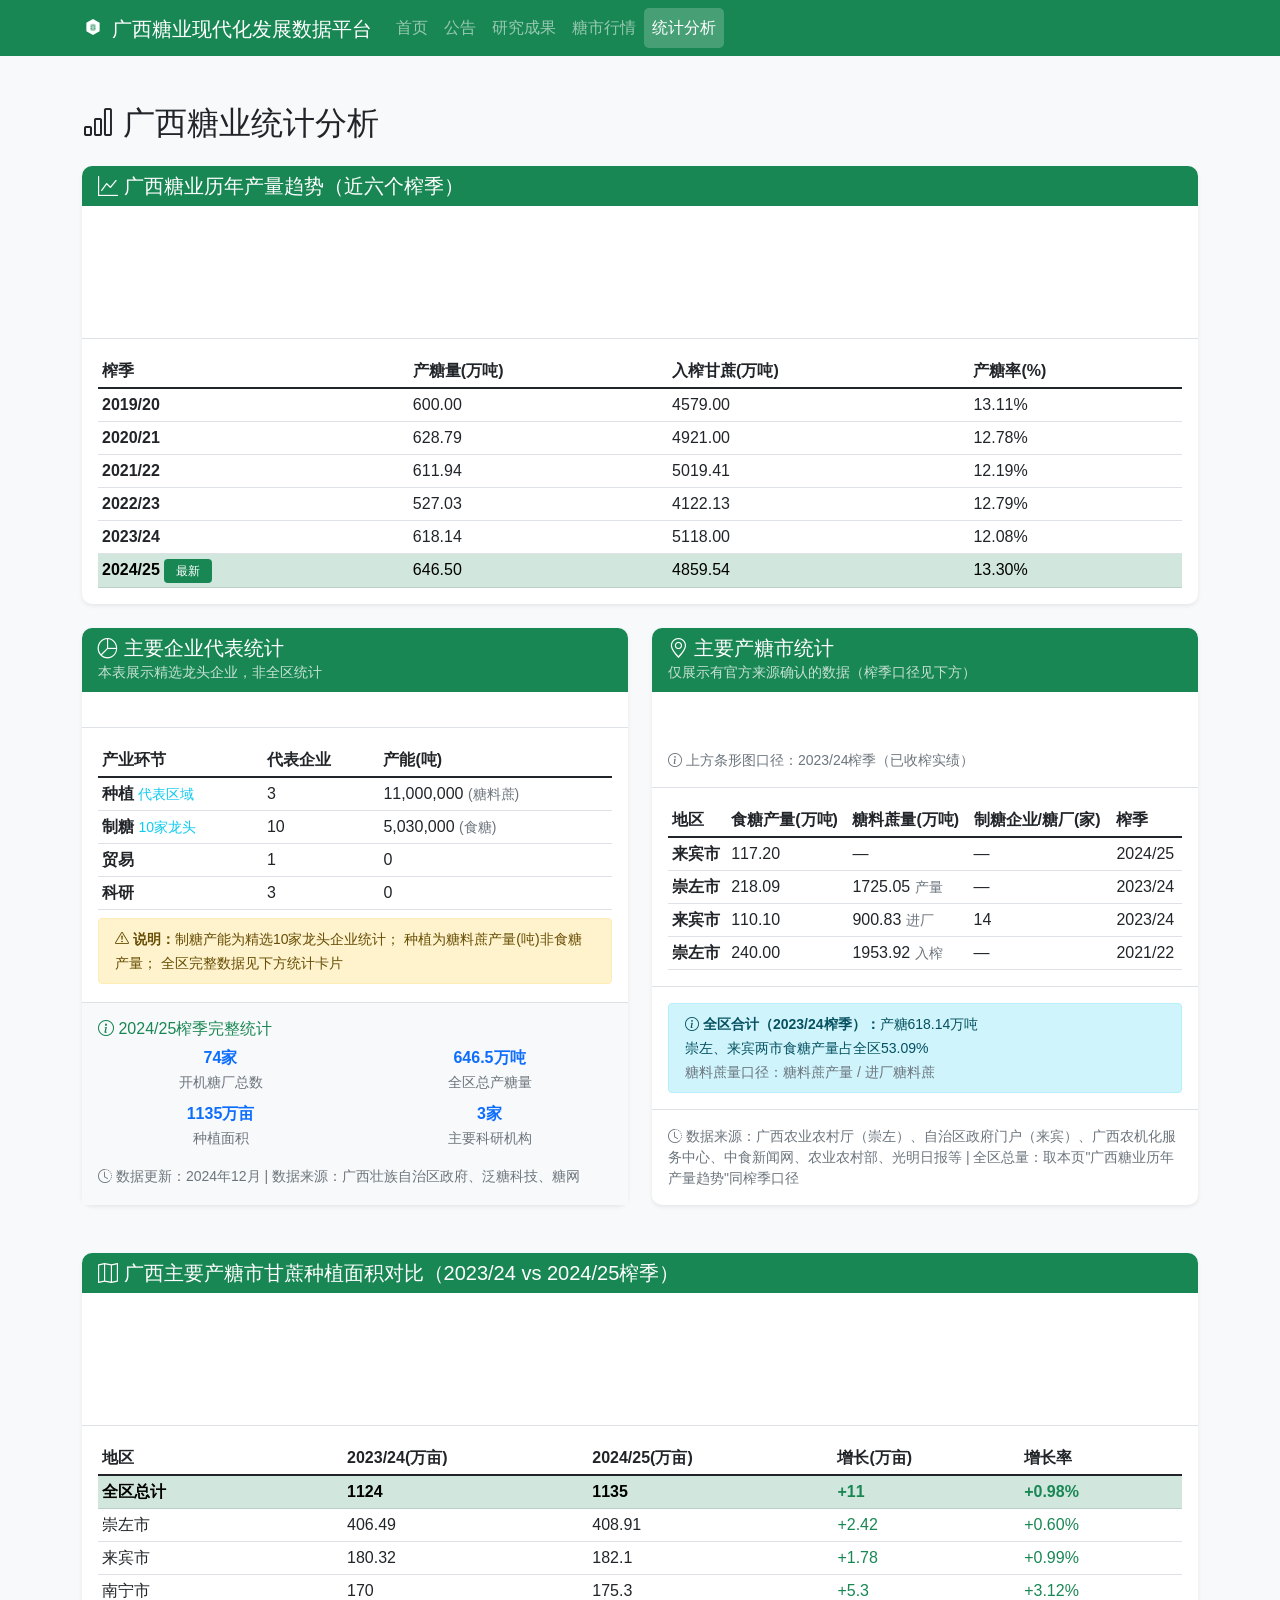
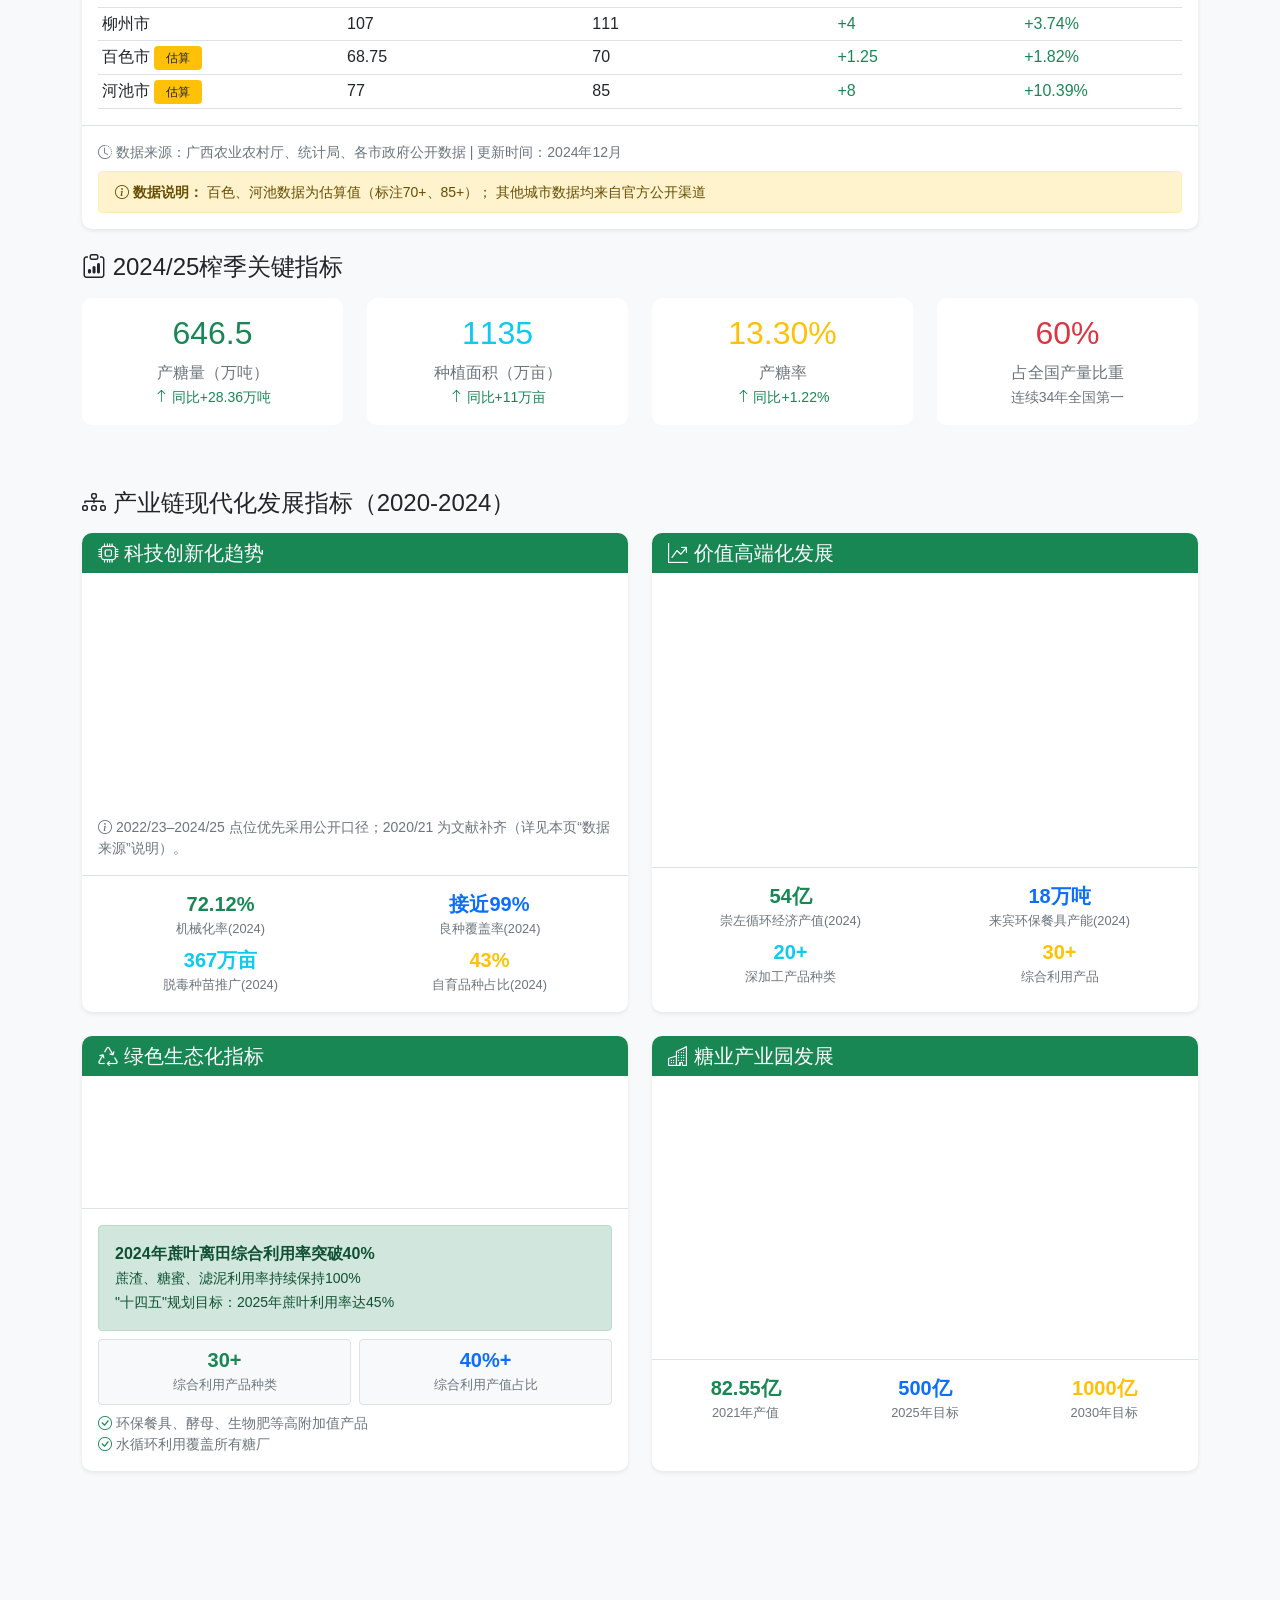
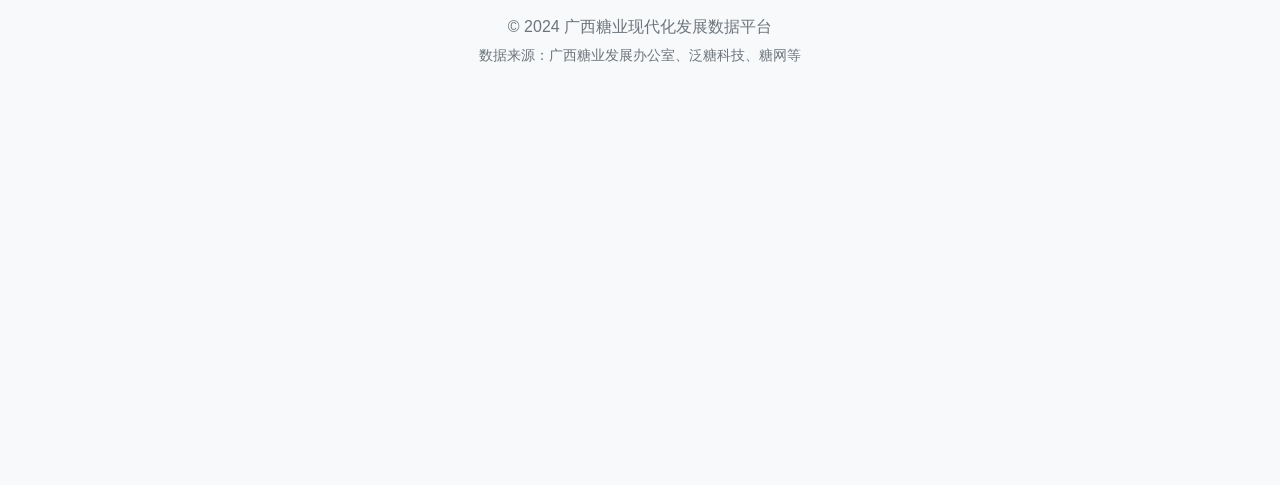
<file: statistics.html>
﻿<!DOCTYPE html>
<html lang="zh-CN">
<head>
    <meta charset="UTF-8">
    <meta name="viewport" content="width=device-width, initial-scale=1.0">
    <title>统计分析 - 广西糖业现代化发展数据平台</title>
    <link rel="stylesheet" href="vendor/bootstrap/5.1.3/css/bootstrap.min.css">
    <link rel="stylesheet" href="vendor/bootstrap-icons/1.8.1/font/bootstrap-icons.min.css">
    <link rel="stylesheet" href="css/style.css">
    <link rel="icon" type="image/svg+xml" href="images/favicon/favicon.svg">
    <meta name="theme-color" content="#198754">
    <style>
        /* 加载动画样式 */
        .chart-loading {
            display: flex;
            justify-content: center;
            align-items: center;
            min-height: 200px;
            color: #198754;
        }
        .chart-loading .spinner-border {
            width: 3rem;
            height: 3rem;
        }
    </style>
</head>
<body>
    <!-- 导航栏 -->
    <nav class="navbar navbar-expand-lg navbar-dark bg-success fixed-top">
        <div class="container">
            <a class="navbar-brand" href="index.html">
                <img class="brand-mark me-2" src="images/favicon/brand-mark.svg" alt="" aria-hidden="true">广西糖业现代化发展数据平台
            </a>
            <button class="navbar-toggler" type="button" data-bs-toggle="collapse" data-bs-target="#navbarNav">
                <span class="navbar-toggler-icon"></span>
            </button>
            <div class="collapse navbar-collapse" id="navbarNav">
                <ul class="navbar-nav me-auto">
                    <li class="nav-item">
                        <a class="nav-link" href="index.html">首页</a>
                    </li>
                    <li class="nav-item">
                        <a class="nav-link" href="announcement.html">公告</a>
                    </li>
                    <li class="nav-item">
                        <a class="nav-link" href="research.html">研究成果</a>
                    </li>
                    <li class="nav-item">
                        <a class="nav-link" href="industry.html">糖市行情</a>
                    </li>
                    <li class="nav-item">
                        <a class="nav-link active" href="statistics.html">统计分析</a>
                    </li>
                </ul>
            </div>
        </div>
    </nav>

    <!-- 主要内容 -->
    <main class="py-5">
        <div class="container">
            <h2 class="mb-4">
                <i class="bi bi-bar-chart"></i> 广西糖业统计分析
            </h2>

            <!-- 历年产量趋势 -->
            <div class="row mb-4">
                <div class="col-12">
                    <div class="card shadow-sm">
                        <div class="card-header bg-success text-white">
                            <h5 class="mb-0"><i class="bi bi-graph-up"></i> 广西糖业历年产量趋势（近六个榨季）</h5>
                        </div>
                        <div class="card-body">
                            <canvas id="yearlyChart" height="100"></canvas>
                        </div>
                        <div class="card-body border-top">
                            <table class="table table-sm mb-0">
                                <thead>
                                    <tr>
                                        <th>榨季</th>
                                        <th>产糖量(万吨)</th>
                                        <th>入榨甘蔗(万吨)</th>
                                        <th>产糖率(%)</th>
                                    </tr>
                                </thead>
                                <tbody id="yearlyStatsTable">
                                </tbody>
                            </table>
                        </div>
                    </div>
                </div>
            </div>

            <div class="row">
                <!-- 按产业环节统计 -->
                <div class="col-lg-6 mb-4">
                    <div class="card shadow-sm h-100">
                        <div class="card-header bg-success text-white">
                            <h5 class="mb-0"><i class="bi bi-pie-chart"></i> 主要企业代表统计</h5>
                            <small class="opacity-75">本表展示精选龙头企业，非全区统计</small>
                        </div>
                        <div class="card-body">
                            <canvas id="sectorChart"></canvas>
                        </div>
                        <div class="card-body border-top">
                            <table class="table table-sm mb-0">
                                <thead>
                                    <tr>
                                        <th>产业环节</th>
                                        <th>代表企业</th>
                                        <th>产能(吨)</th>
                                    </tr>
                                </thead>
                                <tbody id="sectorStatsTable">
                                </tbody>
                            </table>
                            <div class="alert alert-warning mb-0 mt-2 py-2">
                                <small>
                                    <i class="bi bi-exclamation-triangle"></i>
                                    <strong>说明：</strong>制糖产能为精选10家龙头企业统计；
                                    种植为糖料蔗产量(吨)非食糖产量；
                                    全区完整数据见下方统计卡片
                                </small>
                            </div>
                        </div>
                        <div class="card-body border-top bg-light">
                            <h6 class="text-success mb-2"><i class="bi bi-info-circle"></i> 2024/25榨季完整统计</h6>
                            <div class="row text-center">
                                <div class="col-6 mb-2">
                                    <strong class="text-primary">74家</strong>
                                    <br><small class="text-muted">开机糖厂总数</small>
                                </div>
                                <div class="col-6 mb-2">
                                    <strong class="text-primary">646.5万吨</strong>
                                    <br><small class="text-muted">全区总产糖量</small>
                                </div>
                                <div class="col-6">
                                    <strong class="text-primary">1135万亩</strong>
                                    <br><small class="text-muted">种植面积</small>
                                </div>
                                <div class="col-6">
                                    <strong class="text-primary">3家</strong>
                                    <br><small class="text-muted">主要科研机构</small>
                                </div>
                            </div>
                            <p class="text-muted small mb-0 mt-3">
                                <i class="bi bi-clock-history"></i> 数据更新：2024年12月 |
                                数据来源：广西壮族自治区政府、泛糖科技、糖网
                            </p>
                        </div>
                    </div>
                </div>

                <!-- 按地区统计 -->
                <div class="col-lg-6 mb-4">
                    <div class="card shadow-sm h-100">
                        <div class="card-header bg-success text-white">
                            <h5 class="mb-0"><i class="bi bi-geo-alt"></i> 主要产糖市统计</h5>
                            <small class="opacity-75">仅展示有官方来源确认的数据（榨季口径见下方）</small>
                        </div>
                        <div class="card-body"  style="padding-top: 50px;">
                            <canvas id="regionChart"></canvas>
                            <p class="text-muted small mb-0 mt-2">
                                <i class="bi bi-info-circle"></i> 上方条形图口径：2023/24榨季（已收榨实绩）
                            </p>
                        </div>
                        <div class="card-body border-top">
                            <div class="table-responsive">
                                <table class="table table-sm mb-0">
                                    <thead>
                                        <tr>
                                            <th>地区</th>
                                            <th>食糖产量(万吨)</th>
                                            <th>糖料蔗量(万吨)</th>
                                            <th>制糖企业/糖厂(家)</th>
                                            <th>榨季</th>
                                        </tr>
                                    </thead>
                                    <tbody id="regionStatsTable">
                                    </tbody>
                                </table>
                            </div>
                        </div>
                        <div class="card-body border-top">
                            <div class="alert alert-info mb-0 py-2">
                                <small>
                                    <i class="bi bi-info-circle"></i>
                                    <strong>全区合计（<span id="regionSeasonLabel">—</span>榨季）：</strong>产糖<span id="gxTotalSugarWanTon">—</span>万吨<br>
                                    崇左、来宾两市食糖产量占全区<span id="regionSharePct">—</span><br>
                                    <span id="regionCaneVolumeNote" class="text-muted"></span>
                                </small>
                            </div>
                        </div>
                        <div class="card-body border-top">
                            <p class="text-muted small mb-0">
                                <i class="bi bi-clock-history"></i> 数据来源：广西农业农村厅（崇左）、自治区政府门户（来宾）、广西农机化服务中心、中食新闻网、农业农村部、光明日报等 |
                                全区总量：取本页"广西糖业历年产量趋势"同榨季口径
                            </p>
                        </div>
                    </div>
                </div>
            </div>

            <!-- 种植面积分布 -->
            <div class="row mt-4">
                <div class="col-12">
                    <div class="card shadow-sm">
                        <div class="card-header bg-success text-white">
                            <h5 class="mb-0"><i class="bi bi-map"></i> 广西主要产糖市甘蔗种植面积对比（2023/24 vs 2024/25榨季）</h5>
                        </div>
                        <div class="card-body">
                            <canvas id="areaChart" height="100"></canvas>
                        </div>
                        <div class="card-body border-top">
                            <table class="table table-sm mb-0">
                                <thead>
                                    <tr>
                                        <th>地区</th>
                                        <th>2023/24(万亩)</th>
                                        <th>2024/25(万亩)</th>
                                        <th>增长(万亩)</th>
                                        <th>增长率</th>
                                    </tr>
                                </thead>
                                <tbody id="plantingAreaTable">
                                    <!-- 由JS动态生成 -->
                                </tbody>
                            </table>
                        </div>
                        <div class="card-body border-top">
                            <p class="text-muted small mb-0">
                                <i class="bi bi-clock-history"></i>
                                数据来源：广西农业农村厅、统计局、各市政府公开数据 |
                                更新时间：2024年12月
                            </p>
                            <div class="alert alert-warning mb-0 mt-2 py-2">
                                <small>
                                    <i class="bi bi-info-circle"></i>
                                    <strong>数据说明：</strong>
                                    百色、河池数据为估算值（标注70+、85+）；
                                    其他城市数据均来自官方公开渠道
                                </small>
                            </div>
                        </div>
                    </div>
                </div>
            </div>

            <!-- 关键指标卡片 -->
            <div class="row mt-4">
                <div class="col-12">
                    <h4 class="mb-3"><i class="bi bi-clipboard-data"></i> 2024/25榨季关键指标</h4>
                </div>
                <div class="col-md-3 mb-3">
                    <div class="card text-center h-100">
                        <div class="card-body">
                            <h2 class="text-success">646.5</h2>
                            <p class="text-muted mb-0">产糖量（万吨）</p>
                            <small class="text-success"><i class="bi bi-arrow-up"></i> 同比+28.36万吨</small>
                        </div>
                    </div>
                </div>
                <div class="col-md-3 mb-3">
                    <div class="card text-center h-100">
                        <div class="card-body">
                            <h2 class="text-info">1135</h2>
                            <p class="text-muted mb-0">种植面积（万亩）</p>
                            <small class="text-success"><i class="bi bi-arrow-up"></i> 同比+11万亩</small>
                        </div>
                    </div>
                </div>
                <div class="col-md-3 mb-3">
                    <div class="card text-center h-100">
                        <div class="card-body">
                            <h2 class="text-warning">13.30%</h2>
                            <p class="text-muted mb-0">产糖率</p>
                            <small class="text-success"><i class="bi bi-arrow-up"></i> 同比+1.22%</small>
                        </div>
                    </div>
                </div>
                <div class="col-md-3 mb-3">
                    <div class="card text-center h-100">
                        <div class="card-body">
                            <h2 class="text-danger">60%</h2>
                            <p class="text-muted mb-0">占全国产量比重</p>
                            <small class="text-muted">连续34年全国第一</small>
                        </div>
                    </div>
                </div>
            </div>

            <!-- 产业链现代化指标 -->
            <div class="row mt-5">
                <div class="col-12">
                    <h4 class="mb-3"><i class="bi bi-diagram-3"></i> 产业链现代化发展指标（2020-2024）</h4>
                </div>
            </div>

            <!-- 科技创新化指标 -->
            <div class="row">
                <div class="col-lg-6 mb-4 d-flex">
                    <div class="card shadow-sm w-100 h-100 modernization-card">
                        <div class="card-header bg-success text-white">
                            <h5 class="mb-0"><i class="bi bi-cpu"></i> 科技创新化趋势</h5>
                        </div>
                        <div class="card-body">
                            <canvas id="techInnovationChart" height="100"></canvas>
                            <p class="text-muted small mb-0 mt-2">
                                <i class="bi bi-info-circle"></i> 2022/23–2024/25 点位优先采用公开口径；2020/21 为文献补齐（详见本页“数据来源”说明）。
                            </p>
                        </div>
                        <div class="card-body border-top mt-auto">
                            <div class="row text-center kpi-metrics">
                                <div class="col-6 mb-2">
                                    <h5 class="text-success mb-0">72.12%</h5>
                                    <small class="text-muted">机械化率(2024)</small>
                                </div>
                                <div class="col-6 mb-2">
                                    <h5 class="text-primary mb-0">接近99%</h5>
                                    <small class="text-muted">良种覆盖率(2024)</small>
                                </div>
                                <div class="col-6">
                                    <h5 class="text-info mb-0">367万亩</h5>
                                    <small class="text-muted">脱毒种苗推广(2024)</small>
                                </div>
                                <div class="col-6">
                                    <h5 class="text-warning mb-0">43%</h5>
                                    <small class="text-muted">自育品种占比(2024)</small>
                                </div>
                            </div>
                        </div>
                    </div>
                </div>

                <div class="col-lg-6 mb-4 d-flex">
                    <div class="card shadow-sm w-100 h-100 modernization-card">
                        <div class="card-header bg-success text-white">
                            <h5 class="mb-0"><i class="bi bi-graph-up-arrow"></i> 价值高端化发展</h5>
                        </div>
                        <div class="card-body" style="padding-top: 50px;">
                            <canvas id="valueUpgradingChart" height="100"></canvas>
                        </div>
                        <div class="card-body border-top mt-auto">
                            <div class="row text-center kpi-metrics">
                                <div class="col-6 mb-2">
                                    <h5 class="text-success mb-0">54亿</h5>
                                    <small class="text-muted">崇左循环经济产值(2024)</small>
                                </div>
                                <div class="col-6 mb-2">
                                    <h5 class="text-primary mb-0">18万吨</h5>
                                    <small class="text-muted">来宾环保餐具产能(2024)</small>
                                </div>
                                <div class="col-6">
                                    <h5 class="text-info mb-0">20+</h5>
                                    <small class="text-muted">深加工产品种类</small>
                                </div>
                                <div class="col-6">
                                    <h5 class="text-warning mb-0">30+</h5>
                                    <small class="text-muted">综合利用产品</small>
                                </div>
                            </div>
                        </div>
                    </div>
                </div>
            </div>

            <!-- 绿色生态化与产业园发展 -->
            <div class="row">
                <div class="col-lg-6 mb-4 d-flex">
                    <div class="card shadow-sm w-100 h-100 modernization-card">
                        <div class="card-header bg-success text-white">
                            <h5 class="mb-0"><i class="bi bi-recycle"></i> 绿色生态化指标</h5>
                        </div>
                        <div class="card-body">
                            <canvas id="greenDevelopmentChart" height="100"></canvas>
                        </div>
                        <div class="card-body border-top mt-auto">
                            <div class="alert alert-success mb-2">
                                <strong>2024年蔗叶离田综合利用率突破40%</strong><br>
                                <small>蔗渣、糖蜜、滤泥利用率持续保持100%<br>
                                "十四五"规划目标：2025年蔗叶利用率达45%</small>
                            </div>
                            <div class="row text-center g-2 kpi-metrics">
                                <div class="col-6">
                                    <div class="border rounded p-2 bg-light">
                                        <h5 class="text-success mb-0">30+</h5>
                                        <small class="text-muted">综合利用产品种类</small>
                                    </div>
                                </div>
                                <div class="col-6">
                                    <div class="border rounded p-2 bg-light">
                                        <h5 class="text-primary mb-0">40%+</h5>
                                        <small class="text-muted">综合利用产值占比</small>
                                    </div>
                                </div>
                            </div>
                            <p class="text-muted small mb-0 mt-2">
                                <i class="bi bi-check-circle text-success"></i> 环保餐具、酵母、生物肥等高附加值产品<br>
                                <i class="bi bi-check-circle text-success"></i> 水循环利用覆盖所有糖厂
                            </p>
                        </div>
                    </div>
                </div>

                <div class="col-lg-6 mb-4 d-flex">
                    <div class="card shadow-sm w-100 h-100 modernization-card">
                        <div class="card-header bg-success text-white">
                            <h5 class="mb-0"><i class="bi bi-building"></i> 糖业产业园发展</h5>
                        </div>
                        <div class="card-body">
                            <canvas id="industrialParkChart" height="100"></canvas>
                        </div>
                        <div class="card-body border-top mt-auto">
                            <div class="row text-center kpi-metrics">
                                <div class="col-4">
                                    <h5 class="text-success mb-0">82.55亿</h5>
                                    <small class="text-muted">2021年产值</small>
                                </div>
                                <div class="col-4">
                                    <h5 class="text-primary mb-0">500亿</h5>
                                    <small class="text-muted">2025年目标</small>
                                </div>
                                <div class="col-4">
                                    <h5 class="text-warning mb-0">1000亿</h5>
                                    <small class="text-muted">2030年目标</small>
                                </div>
                            </div>
                        </div>
                    </div>
                </div>
            </div>
        </div>
    </main>

    <!-- 页脚 -->
    <footer class="bg-light py-4 mt-5">
        <div class="container text-center">
            <p class="text-muted mb-1">&copy; 2024 广西糖业现代化发展数据平台</p>
            <p class="text-muted mb-0"><small>数据来源：广西糖业发展办公室、泛糖科技、糖网等</small></p>
        </div>
    </footer>

    <script src="vendor/bootstrap/5.1.3/js/bootstrap.bundle.min.js"></script>
    <script src="vendor/chart.js/3.9.1/chart.min.js"></script>
    <script src="js/data.js"></script>
    <script src="js/statistics.js"></script>
</body>
</html>
</file>
<file: css/style.css>
﻿/* 全局样式 */
:root {
    --primary-color: #198754;
    --secondary-color: #6c757d;
    --success-color: #28a745;
    --info-color: #17a2b8;
    --warning-color: #ffc107;
    --danger-color: #dc3545;
}

body {
    font-family: 'Microsoft YaHei', 'SimSun', Arial, sans-serif;
    background-color: #f8f9fa;
}

html {
    -webkit-text-size-adjust: 100%;
    text-size-adjust: 100%;
}

/* 英雄区域 */
.hero-section {
    position: relative;
    background-image: url("../images/carousel/background.jpg");
    background-image: -webkit-image-set(url("../images/carousel/background.webp") 1x, url("../images/carousel/background.jpg") 1x);
    background-image: image-set(url("../images/carousel/background.webp") 1x, url("../images/carousel/background.jpg") 1x);
    background-size: cover;
    background-position: center;
    background-repeat: no-repeat;
    padding: 80px 0;
    margin-bottom: 16px;
}

.hero-section::before {
    content: "";
    position: absolute;
    inset: 0;
    background: linear-gradient(90deg, rgba(0, 0, 0, 0.62) 0%, rgba(0, 0, 0, 0.42) 42%, rgba(0, 0, 0, 0.16) 100%);
}

.hero-section > .container {
    position: relative;
    z-index: 1;
}

.hero-section h1 {
    color: rgba(255, 255, 255, 0.92) !important;
    text-shadow: 0 2px 14px rgba(0, 0, 0, 0.35);
}

.hero-section p.lead {
    color: rgba(255, 255, 255, 0.82) !important;
    line-height: 1.7;
    max-width: 52rem;
    text-shadow: 0 2px 12px rgba(0, 0, 0, 0.3);
}

.hero-typewriter-wrap {
    position: relative;
    display: block;
}

.hero-typewriter-ghost {
    opacity: 0;
    pointer-events: none;
    user-select: none;
    text-shadow: none !important;
}

.hero-typewriter {
    position: absolute;
    inset: 0;
    display: block;
}

.hero-typewriter::after {
    content: "|";
    margin-left: 2px;
    color: rgba(255, 255, 255, 0.6);
    animation: heroTypewriterBlink 1s steps(1, end) infinite;
}

.hero-typewriter.hero-typewriter--static::after {
    content: "";
    animation: none;
}

@keyframes heroTypewriterBlink {
    0%,
    49% {
        opacity: 1;
    }
    50%,
    100% {
        opacity: 0;
    }
}

.hero-actions .hero-action-btn {
    display: inline-flex;
    align-items: center;
    justify-content: center;
    min-width: 180px;
}
/* 统计卡片 */
.stat-card {
    border-radius: 10px;
    padding: 25px;
    color: white;
    display: flex;
    align-items: center;
    justify-content: space-between;
    transition: transform 0.3s ease, box-shadow 0.3s ease;
    box-shadow: 0 4px 6px rgba(0, 0, 0, 0.1);
    height: 100%;
    width: 100%;
}

.stat-card:hover {
    transform: translateY(-5px);
    box-shadow: 0 8px 15px rgba(0, 0, 0, 0.2);
}

.stat-primary {
    background: linear-gradient(135deg, #667eea 0%, #764ba2 100%);
}

.stat-success {
    background: linear-gradient(135deg, #28a745 0%, #20c997 100%);
}

.stat-info {
    background: linear-gradient(135deg, #17a2b8 0%, #007bff 100%);
}

.stat-warning {
    background: linear-gradient(135deg, #ffc107 0%, #ff9800 100%);
}

.stat-icon {
    font-size: 3.5rem;
    opacity: 0.7;
}

.stat-content {
    display: flex;
    flex-direction: column;
    align-items: flex-end;
    text-align: right;
    flex: 1 1 auto;
    min-width: 0;
}

.stat-content h3 {
    font-size: 2rem;
    font-weight: bold;
    margin-bottom: 5px;
    white-space: nowrap;
    line-height: 1.1;
    font-variant-numeric: tabular-nums;
}

.stat-content p {
    margin: 0;
    font-size: 0.9rem;
    opacity: 0.9;
    white-space: normal;
    overflow-wrap: anywhere;
    line-height: 1.2;
}

/* 卡片样式 */
.card {
    border: none;
    border-radius: 10px;
    transition: transform 0.3s ease;
}

.card:hover {
    transform: translateY(-3px);
}

.card-header {
    border-radius: 10px 10px 0 0 !important;
    border: none;
}

/* 产业环节卡片 */
.sector-card {
    background: white;
    border-radius: 10px;
    padding: 20px 10px;
    box-shadow: 0 2px 4px rgba(0, 0, 0, 0.1);
    transition: all 0.3s ease;
    cursor: pointer;
}

.sector-card.active {
    box-shadow: 0 4px 12px rgba(0, 0, 0, 0.15);
    transform: translateY(-3px);
    background: linear-gradient(135deg, #198754 0%, #20c997 100%);
    color: white;
}

.sector-icon {
    font-size: 2.5rem;
    color: #198754;
    transition: color 0.3s ease;
}

.sector-card.active .sector-icon {
    color: white;
}

/* 首页“发展优势”卡片：镜面反光缓慢扫过 */
.advantage-card {
    position: relative;
    overflow: hidden;
}

.advantage-card::before {
    content: "";
    position: absolute;
    inset: -60%;
    background: linear-gradient(
        135deg,
        transparent 0%,
        rgba(25, 135, 84, 0) 44%,
        rgba(25, 135, 84, 0.32) 50%,
        rgba(25, 135, 84, 0) 56%,
        transparent 100%
    );
    transform: translate3d(-35%, -35%, 0);
    filter: blur(0.4px);
    opacity: 0;
    pointer-events: none;
    z-index: 0;
    animation: advantageCardShine 2s ease-in-out infinite;
}

.advantage-card .card-body {
    position: relative;
    z-index: 1;
}

@keyframes advantageCardShine {
    0%,
    8% {
        opacity: 0;
        transform: translate3d(-35%, -35%, 0);
    }
    16% {
        opacity: 0.7;
    }
    62% {
        opacity: 0.7;
        transform: translate3d(35%, 35%, 0);
    }
    72%,
    100% {
        opacity: 0;
        transform: translate3d(35%, 35%, 0);
    }
}

@media (prefers-reduced-motion: reduce) {
    .advantage-card::before {
        animation: none;
        opacity: 0;
    }
}

/* 表格样式 */
.table-hover tbody tr:hover {
    background-color: rgba(25, 135, 84, 0.1);
}

/* 徽章样式 */
.badge {
    padding: 6px 12px;
    font-weight: 500;
}

/* 分页样式 */
.pagination .page-link {
    color: #198754;
    border-color: #198754;
}

.pagination .page-item.active .page-link {
    background-color: #198754;
    border-color: #198754;
}

.pagination .page-link:hover {
    background-color: rgba(25, 135, 84, 0.1);
    color: #198754;
}

/* 导航栏样式 */
.navbar {
    font-size: 1rem;
    line-height: 1.5;
}

.navbar .navbar-brand {
    font-size: 1.25rem;
    line-height: 1.2;
    font-weight: 500;
}

.navbar .navbar-brand .brand-mark {
    width: 22px;
    height: 22px;
    vertical-align: -0.125em;
}

.navbar-dark .navbar-nav .nav-link,
.navbar-dark .navbar-nav .nav-link.active {
    font-weight: 400;
}

.navbar-dark .navbar-nav .nav-link:hover {
    background-color: rgba(255, 255, 255, 0.1);
    border-radius: 5px;
}

.navbar-dark .navbar-nav .nav-link.active {
    background-color: rgba(255, 255, 255, 0.2);
    border-radius: 5px;
}

/* 研究成果卡片 */
.research-card {
    border-left: 4px solid #198754;
    transition: all 0.3s ease;
    cursor: pointer;
}

.research-card:hover {
    box-shadow: 0 4px 12px rgba(0, 0, 0, 0.15);
    transform: translateX(5px);
}

/* 按钮样式 */
.btn {
    border-radius: 5px;
    padding: 8px 20px;
    transition: all 0.3s ease;
}

.btn-success:hover {
    background-color: #157347;
    transform: translateY(-2px);
    box-shadow: 0 4px 8px rgba(0, 0, 0, 0.2);
}

/* 加载动画 */
.spinner-border {
    width: 3rem;
    height: 3rem;
}

/* 响应式设计 */
@media (max-width: 768px) {
    .hero-section {
        padding: 50px 0;
    }

    .stat-content h3 {
        font-size: 1.5rem;
    }

    .stat-icon {
        font-size: 2.5rem;
    }

    .sector-icon {
        font-size: 2rem;
    }
}

/* 公告和研究成果列表样式 */
.announcement-item,
.research-item {
    padding: 15px 0;
    border-bottom: 1px solid #dee2e6;
}

.announcement-item:last-child,
.research-item:last-child {
    border-bottom: none;
}

.announcement-item h6,
.research-item h6 {
    color: #198754;
    margin-bottom: 5px;
}

.announcement-item h6 a:hover,
.research-item h6 a:hover {
    text-decoration: underline !important;
}

/* 图表容器 */
canvas {
    max-height: 400px;
}

/* 滚动条样式 */
::-webkit-scrollbar {
    width: 10px;
    height: 10px;
}

::-webkit-scrollbar-track {
    background: #f1f1f1;
}

::-webkit-scrollbar-thumb {
    background: #198754;
    border-radius: 5px;
}

::-webkit-scrollbar-thumb:hover {
    background: #157347;
}

/* 动画效果 */
@keyframes fadeIn {
    from {
        opacity: 0;
        transform: translateY(20px);
    }
    to {
        opacity: 1;
        transform: translateY(0);
    }
}

.fade-in {
    animation: fadeIn 0.5s ease-in;
}

/* 页脚样式 */
footer {
    margin-top: auto;
}

/* 确保页面至少占满整个视口 */
html, body {
    height: 100%;
}

body {
    display: flex;
    flex-direction: column;
    padding-top: 56px;
}

main {
    flex: 1;
}

/* 轮播图样式优化 */
.carousel {
    border-radius: 15px;
    overflow: hidden;
}

.carousel-item img {
    border-radius: 15px;
    height: clamp(240px, 50vh, 500px);
    object-fit: cover;
}

.carousel-caption {
    backdrop-filter: blur(5px);
    -webkit-backdrop-filter: blur(5px);
}

.carousel-caption-box {
    background-color: rgba(0, 0, 0, 0.11);
}

.carousel-caption h5 {
    font-size: 1.5rem;
    font-weight: bold;
    text-shadow: 2px 2px 4px rgba(0,0,0,0.5);
}

.carousel-caption p {
    font-size: 1rem;
    text-shadow: 1px 1px 3px rgba(0,0,0,0.5);
}

@media (max-width: 768px) {
    .carousel-caption {
        left: 0.75rem;
        right: 0.75rem;
        bottom: 1.75rem;
    }

    .carousel-caption-box {
        background-color: rgba(0, 0, 0, 0.11);
    }

    .carousel-caption h5 {
        font-size: 1.1rem;
    }

    .carousel-caption p {
        font-size: 0.9rem;
        margin-bottom: 0;
        display: -webkit-box;
        -webkit-box-orient: vertical;
        -webkit-line-clamp: 2;
        overflow: hidden;
    }
}

/* 轮播控制按钮增强 */
.carousel-control-prev-icon,
.carousel-control-next-icon {
    background-color: rgba(25, 135, 84, 0.7);
    border-radius: 50%;
    padding: 15px;
}

.carousel-control-prev:hover .carousel-control-prev-icon,
.carousel-control-next:hover .carousel-control-next-icon {
    background-color: rgba(25, 135, 84, 0.9);
}

/* 轮播指示器美化 */
.carousel-indicators {
    margin-bottom: 0.25rem;
}

.carousel-indicators [data-bs-target] {
    background-color: rgba(25, 135, 84, 0.5);
    width: 12px;
    height: 12px;
    border-radius: 50%;
    border-top: 0;
    border-bottom: 0;
}

.carousel-indicators .active {
    background-color: #198754;
    width: 14px;
    height: 14px;
}

/* Modernization KPI cards */
.modernization-card .kpi-metrics h5,
.modernization-card .kpi-metrics h6 {
    font-size: 1.25rem;
    font-weight: 600;
    line-height: 1.2;
}

.modernization-card .kpi-metrics small {
    font-size: 0.8rem;
}

/* 统一产业链现代化指标图表高度 */
.modernization-card .card-body:first-of-type {
    height: 260px;
    padding: 1rem 1rem 0.5rem 1rem;
    display: flex;
    flex-direction: column;
}

.modernization-card canvas {
    max-height: 220px !important;
}
</file>
